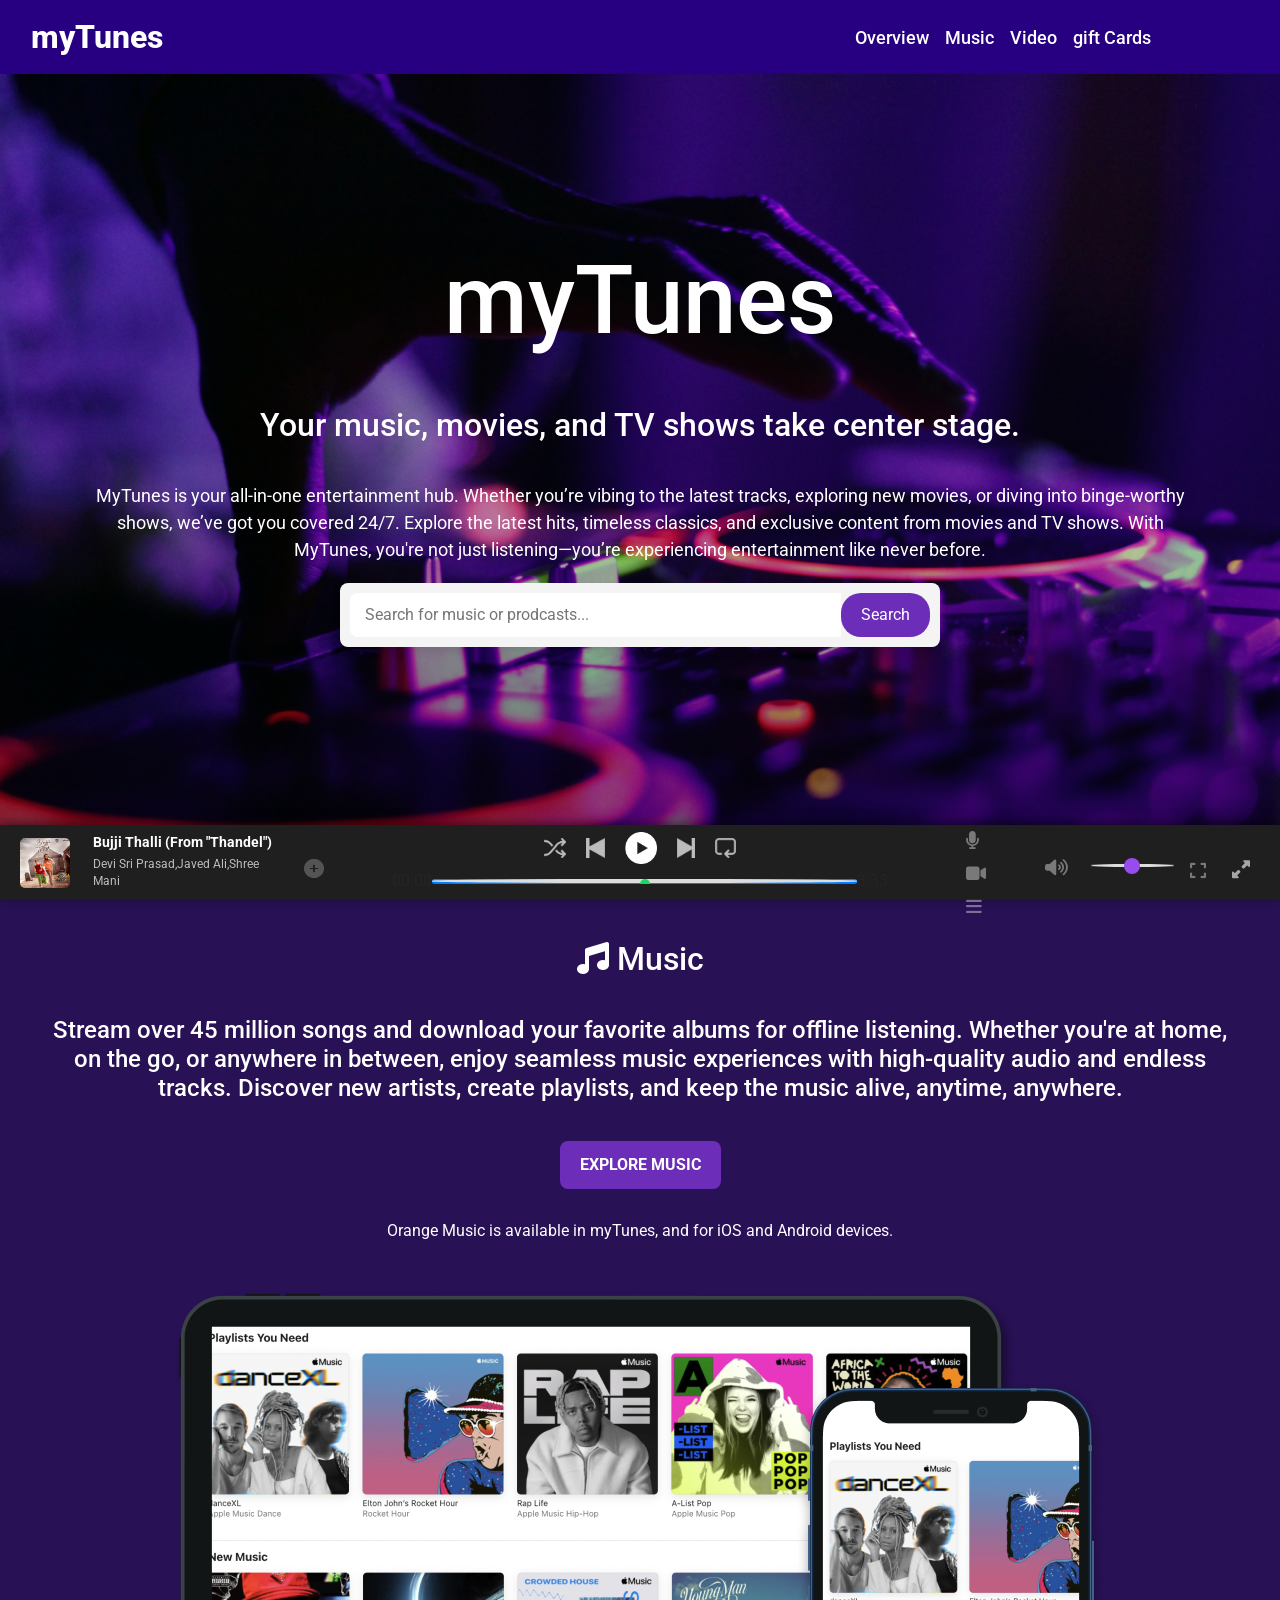
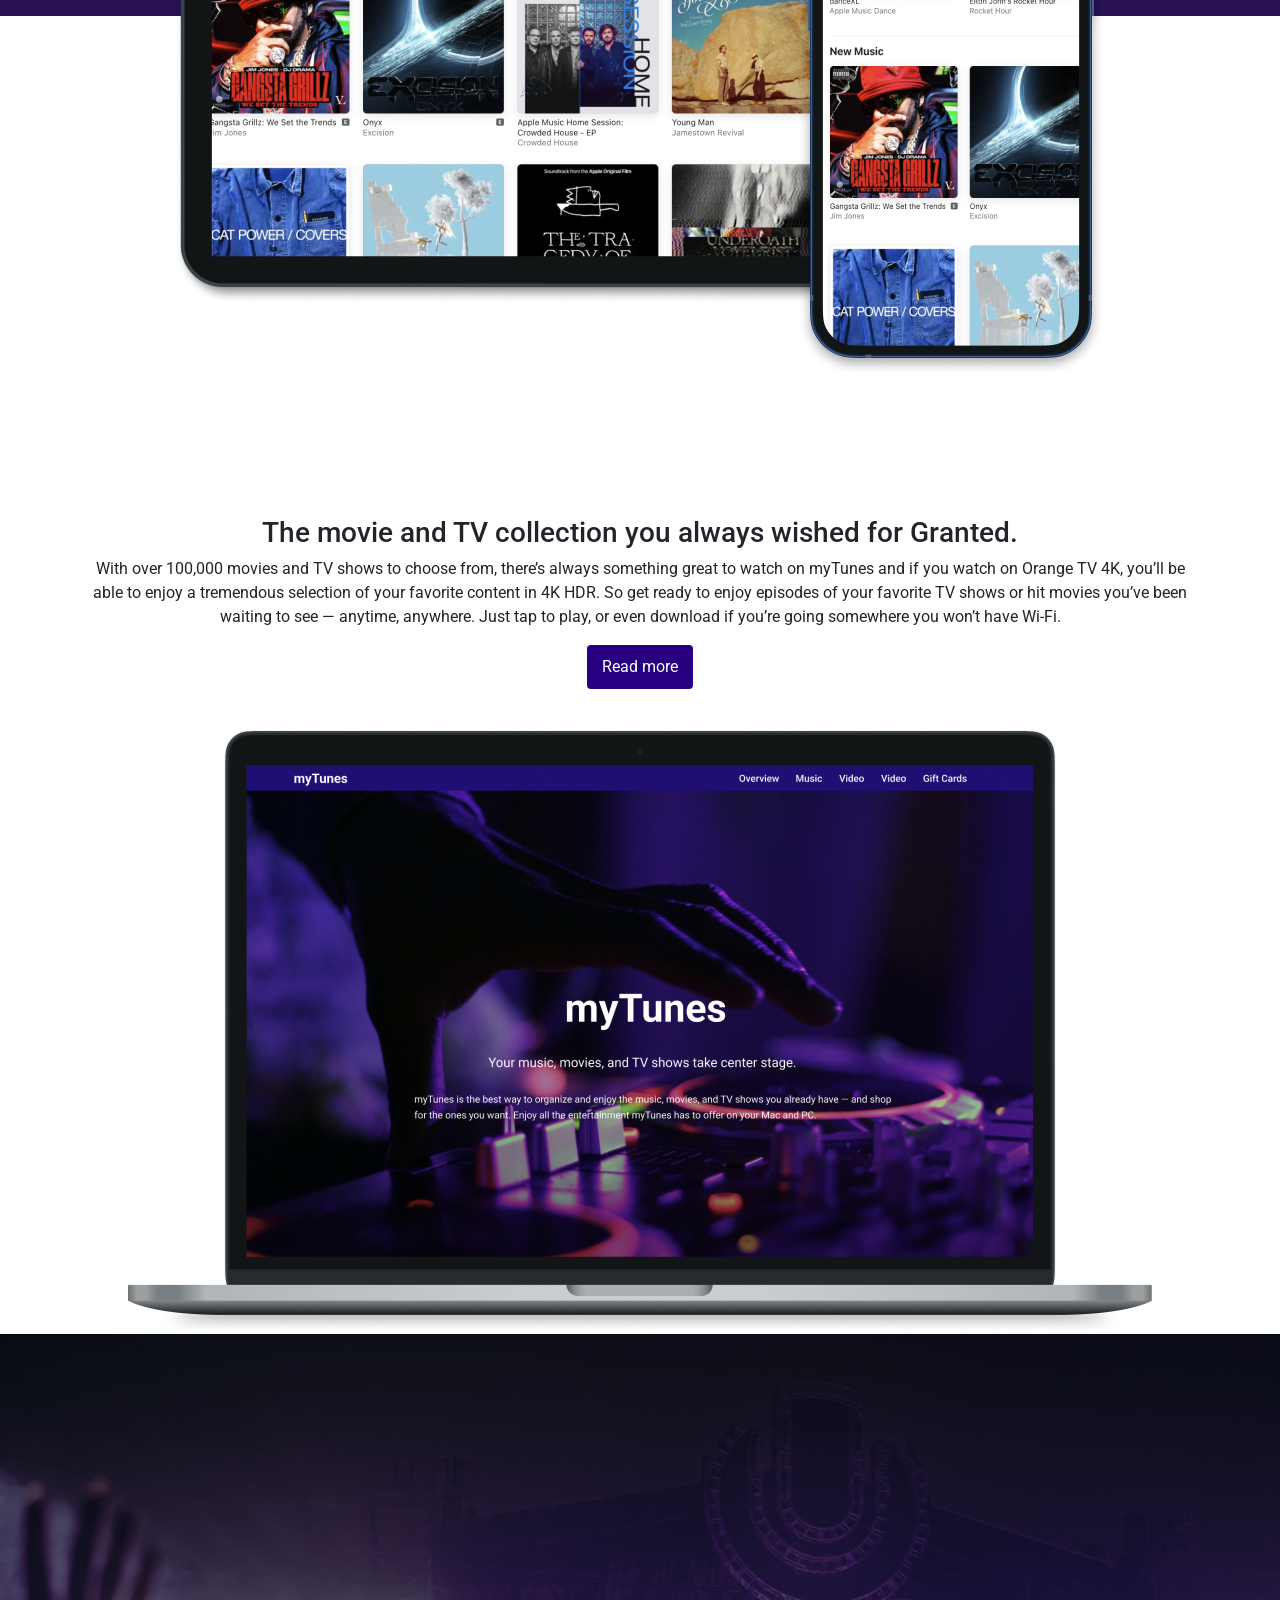
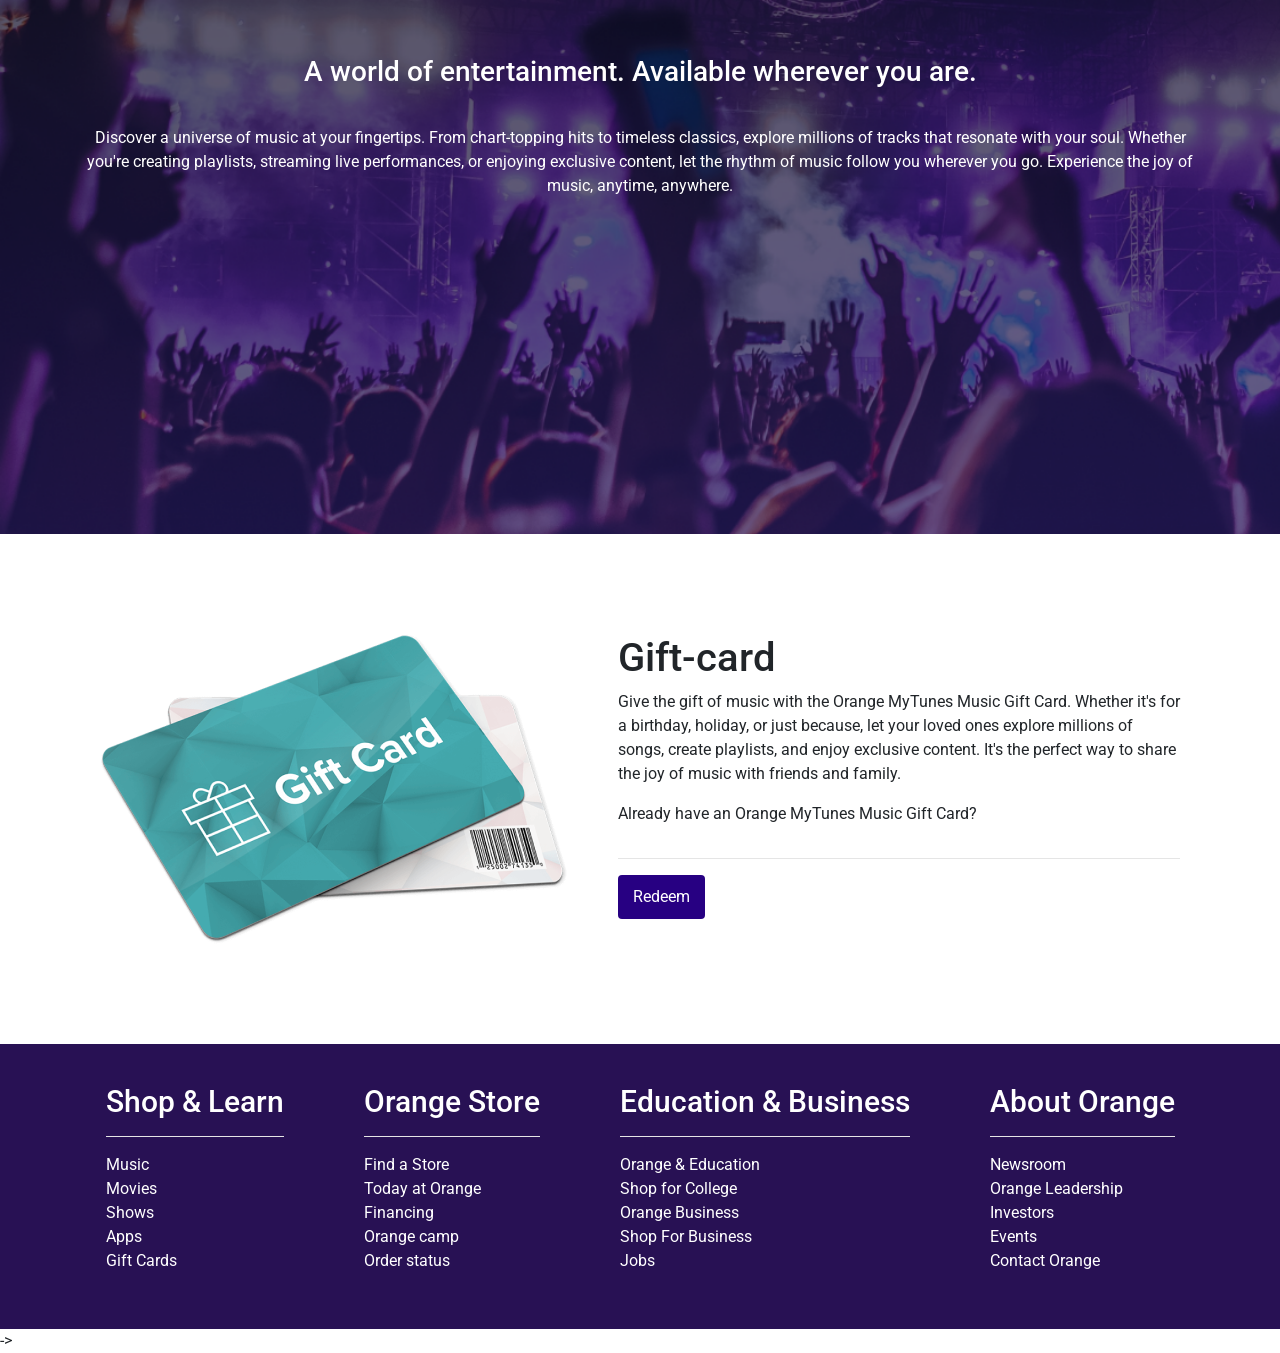
<file: index.html>
<!DOCTYPE html>
<html lang="en">

<head>
    <meta charset="UTF-8">
    <meta name="viewport" content="width=device-width, initial-scale=1.0">
    <title>MYtunes</title>
    <style>
        hr {
            border: none;
            height: 2px;
            background-color: #fff;
        }
    </style>
    <link rel="stylesheet" href="style.css">
    <link href="https://fonts.googleapis.com/css2?family=Roboto:ital,wght@0,100..900;1,100..900&display=swap"
        rel="stylesheet">
    <link rel="stylesheet" href="https://stackpath.bootstrapcdn.com/bootstrap/4.5.2/css/bootstrap.min.css"
        integrity="sha384-JcKb8q3iqJ61gNV9KGb8thSsNjpSL0n8PARn9HuZOnIxN0hoP+VmmDGMN5t9UJ0Z" crossorigin="anonymous" />
    <script src="https://code.jquery.com/jquery-3.5.1.slim.min.js"
        integrity="sha384-DfXdz2htPH0lsSSs5nCTpuj/zy4C+OGpamoFVy38MVBnE+IbbVYUew+OrCXaRkfj"
        crossorigin="anonymous"></script>
    <script src="https://cdn.jsdelivr.net/npm/popper.js@1.16.1/dist/umd/popper.min.js"
        integrity="sha384-9/reFTGAW83EW2RDu2S0VKaIzap3H66lZH81PoYlFhbGU+6BZp6G7niu735Sk7n"
        crossorigin="anonymous"></script>
    <script src="https://stackpath.bootstrapcdn.com/bootstrap/4.5.2/js/bootstrap.min.js"
        integrity="sha384-B4gt1jrGC7Jh4AgTPSdUtOBvfO8shuf57BaghqFfPlYxofvL8/KUEfYiJOMMV+rV"
        crossorigin="anonymous"></script>
    <link rel="stylesheet" href="https://cdnjs.cloudflare.com/ajax/libs/font-awesome/6.7.2/css/all.min.css" />
</head>

<body>
    <nav class="navbar navbar-expand-lg navbar-light fixed-top" id="nav-color">
        <div class="container-fluid">
            <a class="navbar-brand" id="logo" href="#">myTunes</a>
            <button class="navbar-toggler" type="button" data-toggle="collapse" data-target="#navbarNavAltMarkup"
                aria-controls="navbarNavAltMarkup" aria-expanded="false" aria-label="Toggle navigation">
                <span class="navbar-toggler-icon"></span>
            </button>
            <div class="collapse navbar-collapse " id="navbarNavAltMarkup">
                <div class="navbar-nav ml-auto items">
                    <a class="nav-link active" id="navitem1" href="#">Overview <span
                            class="sr-only">(current)</span></a>
                    <a class="nav-link" id="navitem2" href="#music">Music</a>
                    <a class="nav-link" id="navitem3" href="#video">Video</a>
                    <a class="nav-link" id="navitem4" href="#giftcard">gift Cards</a>
                </div>
            </div>
        </div>
    </nav>

    <div class="banner-section-bg-container d-flex flex-column justify-content-center">
        <div class="bg-container ">
            <h1 class="heading1">myTunes</h1>
            <h3 class="heading2">Your music, movies, and TV shows take center stage.</h3>
            <p class="paragraph">MyTunes is your all-in-one entertainment hub. Whether you’re vibing to the latest
                tracks, exploring new movies, or diving into binge-worthy shows, we’ve got you covered 24/7.
                Explore the latest hits, timeless classics, and exclusive content from movies and TV shows. With
                MyTunes, you're not just listening—you’re experiencing entertainment like never before.
            </p>
            <!-- Search Bar Section -->
            <div class="search-bar-container">
                <input type="text" class="search-input" placeholder="Search for music or prodcasts...">
                <button class="search-btn">Search</button>
            </div>
        </div>
    </div>


    <div class="music-section d-flex flex-column justify-content-center" id="music">
        <div class="music-container">
            <h2 class="music-heading">
                <span><i class="fa fa-music"></i></span>
                Music
            </h2>
            <h4 class="music-heading2">
                Stream over 45 million songs and download your favorite albums for offline listening.
                Whether you're at home, on the go, or anywhere in between, enjoy seamless music experiences
                with high-quality audio and endless tracks. Discover new artists, create playlists, and keep
                the music alive, anytime, anywhere.
            </h4>
            <button class="primary-btn" onclick="redirectToPage()"><a href="/Project.html">Explore Music</a></button>
            <p class="music-paragraph">
                Orange Music is available in myTunes, and for iOS and Android
                devices.
            </p>
            <div class="ipad-iphone-img">
                <img src="images/ipad-iphone.png" alt="iphone ipad" />
            </div>
        </div>
    </div>

    <div class="about-music d-flex flex-column justify-content-center">
        <div class="container">
            <h3 class="head">The movie and TV collection you always wished for Granted.</h3>
            <p>
                With over 100,000 movies and TV shows to choose from, there’s always
                something great to watch on myTunes and if you watch on Orange TV 4K,
                you’ll be able to enjoy a tremendous selection of your favorite
                content in 4K HDR. So get ready to enjoy episodes of your favorite TV
                shows or hit movies you’ve been waiting to see — anytime, anywhere.
                Just tap to play, or even download if you’re going somewhere you won’t
                have Wi-Fi.
            </p>
            <button class="secondary-btn">Read more</button>
            <div class="mac-img">
                <img src="images/mac.png" alt="macbook" />
            </div>
        </div>
    </div>

    <section class="video-section d-flex flex-column justify-content-center" id="video">
        <div class="container">
            <h3 class="video-heading">A world of entertainment. Available wherever you are.</h3>
            <p>
                Discover a universe of music at your fingertips. From chart-topping hits to timeless classics,
                explore millions of tracks that resonate with your soul. Whether you're creating playlists,
                streaming live performances, or enjoying exclusive content, let the rhythm of music follow you
                wherever you go. Experience the joy of music, anytime, anywhere.
            </p>
        </div>
    </section>

    <div class="gift-section d-flex flex-row justify-content-center" id="giftcard">
        <div class="gift-card">
            <img src="images/gift_card.png" alt="gift-card">
        </div>
        <div class="gift-content d-flex flex-column ">
            <h1 class="gift-heading">
                Gift-card
            </h1>
            <p class="gift-paragraph"> Give the gift of music with the Orange MyTunes Music Gift Card. Whether it's for
                a birthday, holiday, or just because,
                let your loved ones explore millions of songs, create playlists, and enjoy exclusive content. It's the
                perfect way to
                share the joy of music with friends and family.
            </p>
            <p class="gift-paragraph">Already have an Orange MyTunes Music Gift Card?</p>
            <hr />
            <div>
                <button class="secondary-btn">Redeem</button>
            </div>
        </div>
    </div>

    <div class="footer-section">
        <div class="footer-top d-flex flex-row justify-content-center">
            <div class="footer-links-1 ">
                <h1 class="footer-heading">Shop & Learn</h1>
                <hr />
                <ul class="list">
                    <li>Music</li>
                    <li>Movies</li>
                    <li>Shows</li>
                    <li>Apps</li>
                    <li>Gift Cards</li>
                </ul>
            </div>
            <div class="footer-links-1">
                <h1 class="footer-heading">Orange Store</h1>
                <hr />
                <ul class="list">
                    <li>Find a Store</li>
                    <li>Today at Orange</li>
                    <li>Financing</li>
                    <li>Orange camp</li>
                    <li>Order status</li>
                </ul>
            </div>
            <div class="footer-links-1">
                <h1 class="footer-heading">Education & Business</h1>
                <hr />
                <ul class="list">
                    <li>Orange & Education</li>
                    <li>Shop for College</li>
                    <li>Orange Business</li>
                    <li>Shop For Business </li>
                    <li>Jobs</li>
                </ul>
            </div>
            <div class="footer-links-1">
                <h1 class="footer-heading">About Orange</h1>
                <hr />
                <ul class="list">
                    <li>Newsroom</li>
                    <li>Orange Leadership</li>
                    <li>Investors</li>
                    <li>Events</li>
                    <li>Contact Orange</li>
                </ul>
            </div>
        </div>
    </div>

    ->
    <div class="music-player">
        <div class="album">
            <div class="album-control">
                <div class="album-control-ic">
                    <img src="./images2/bujji.jpg" class="album-control-icon">
                </div>
                <div class="album-control-para">
                    <h5 class="album-control-para1">Bujji Thalli (From "Thandel")</h5>
                    <p class="album-control-para2">Devi Sri Prasad,Javed Ali,Shree Mani</p>
                </div>
                <div class="plus">
                    <i class="fa-solid fa-circle-plus"></i>
                </div>
            </div>
        </div>
        <div class="player">
            <div class="player-controls">
                <img src="./images2/player_icon1.png" class="player-control-icon">
                <img src="./images2/player_icon2.png" class="player-control-icon">
                <img src="./images2/player_icon3.png" class="player-control-icon" style="opacity: 1; height: 2rem;">
                <img src="./images2/player_icon4.png" class="player-control-icon">
                <img src="./images2/player_icon5.png" class="player-control-icon">
            </div>
            <div class="playback-bar">
                <span class="curr-time">00:00</span>
                <input class="progress-bar" type="range" min="0" max="100" step="1">
                <span class="tot-time">3:33</span>
            </div>
        </div>
        <div class="control">
            <div class="control-part">
                <div class="control-icon">

                    <i class="fa fa-microphone" class="con"></i>
                    <i class="fa fa-video" class="con"></i>
                    <i class="fa-solid fa-bars" class="con"></i>

                </div>

                <i class="fa-solid fa-volume-high" class="con"></i>
                <div class="vol-bar">
                    <input class="volume-bar" type="range" min="0" max="100">
                    <i class="fa-solid fa-expand"></i>
                </div>

                <i class="fa-solid fa-up-right-and-down-left-from-center" id="expand"></i>
            </div>
        </div>
    </div>
    </div>
    <script>
        function redirectToPage() {
            window.location.href = "\musicredirect\Project.html"
        }
    </script>
</body>

</html>
</file>
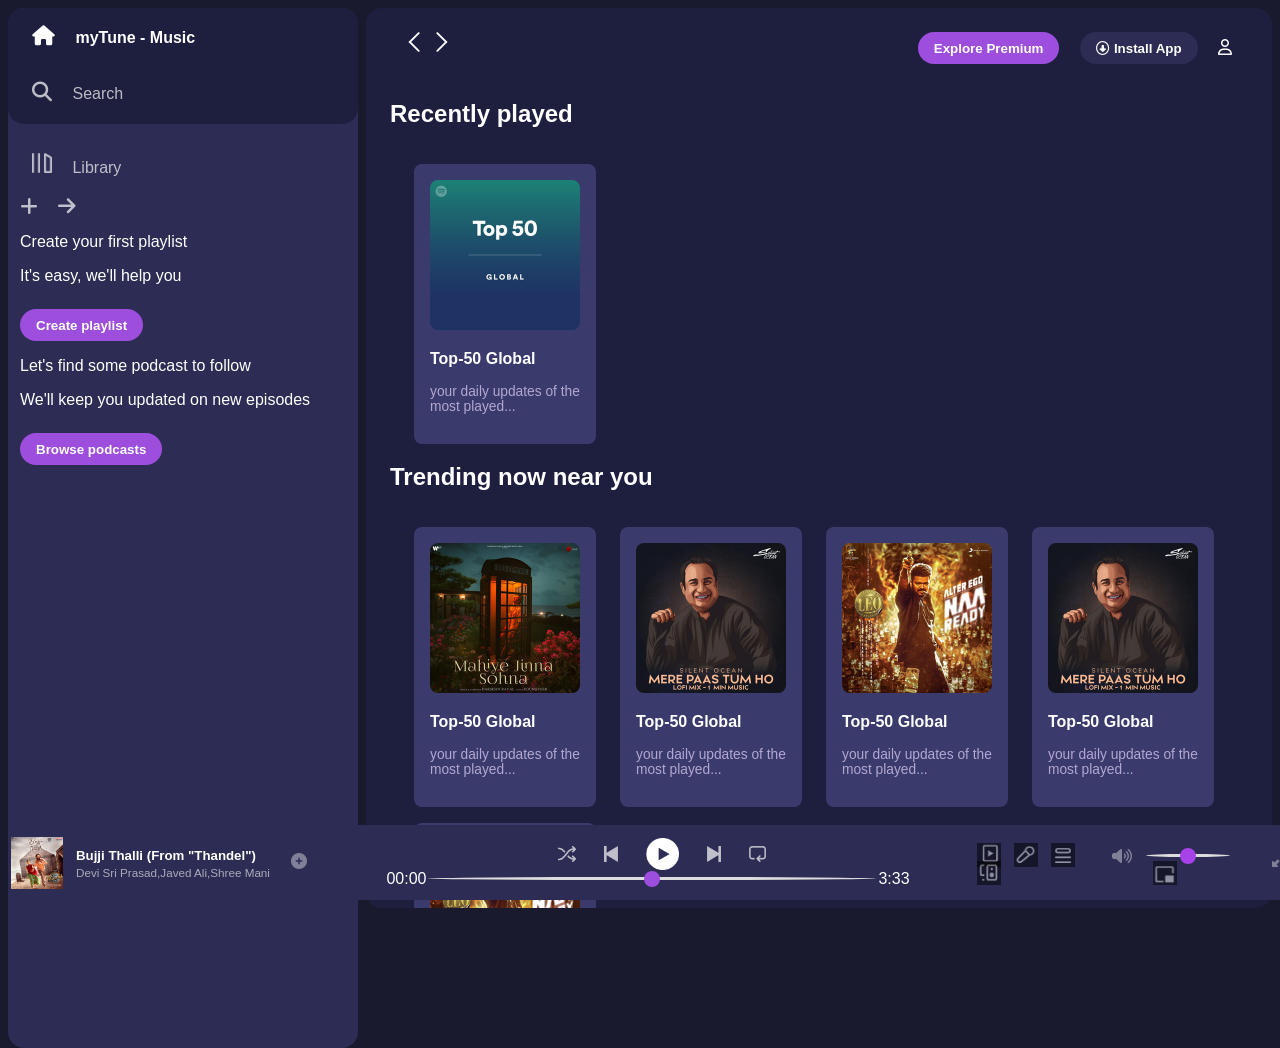
<file: Project.html>
<!DOCTYPE html>
<html lang="en">
<head>
    <meta charset="UTF-8">
    <meta name="viewport" content="width=device-width, initial-scale=1.0">
    <link rel="stylesheet" href="https://cdnjs.cloudflare.com/ajax/libs/font-awesome/6.7.2/css/all.min.css" integrity="sha512-Evv84Mr4kqVGRNSgIGL/F/aIDqQb7xQ2vcrdIwxfjThSH8CSR7PBEakCr51Ck+w+/U6swU2Im1vVX0SVk9ABhg==" crossorigin="anonymous" referrerpolicy="no-referrer" />
    
    <title>MYtunes-music player</title>
    <link rel="stylesheet" href="Project.css">
    <link rel="preconnect" href="https://fonts.googleapis.com">
<link rel="preconnect" href="https://fonts.gstatic.com" crossorigin>
<link href="https://fonts.googleapis.com/css2?family=Montserrat+Alternates:wght@300;400;500;600;700&family=Poppins&display=swap" rel="stylesheet">
</head>
<body>
   
    <div class="main">
        <div class="sidebar">
            <div class="nav">
                <div class="nav-option" style="opacity: 1;">
                    <i class="fa-solid fa-house"></i>
                    <a href="#" class="mytune">myTune - Music</a>
                </div>
                <div class="nav-option">
                    <i class="fa-solid fa-magnifying-glass"></i>
                    <a href="#">Search</a>
                </div>
            </div>

            <div class="library">
                <div class="options">
                    <div class="lib-option nav-option">
                    <img src="./Project/library_icon.png">
                        <a href="#">Library</a>
                    </div>
                    <div class="icons">
                        <i class="fa-solid fa-plus"></i>
                        <i class="fa-solid fa-arrow-right"></i>
                    </div>
                </div>

                <div class="lib-box">
                    <div class="box">
                        <p class="box-p1"> Create your first playlist</p>
                        <p class="box-p2">It's easy, we'll help you</p>
                        <button class="badge">Create playlist</button>
                    </div>
                    <div class="box">
                        <p class="box-p1">Let's find some podcast to follow</p>
                        <p class="box-p2">We'll keep you updated on new episodes</p>
                        <button class="badge">Browse podcasts</button>
                    </div>
                </div>                
            </div>
        </div>
        <div class="main-content">
            <div class="sticky-nav">
                <div class="sticky-nav-icons">
                    <img src="./Project/backward_icon.png">
                    <img src="./Project/forward_icon.png" class="hide">
                </div>
                <div class="sticky-nav-positions">
                    <button class="badge nav-item hide">Explore Premium</button>
                    <button class="badge nav-item dark-badge"><i class="fa-regular fa-circle-down" style="margin-right: 5px;"></i>Install App</button>
                    <i class="fa-regular fa-user nav-item"></i>
                </div>                
            </div>
           <h2>Recently played</h2>
            <div class="card-container">
                <div class="card">
                    <img src="./Project/card1img.jpeg " class="card-img">
                    <p class="card-title">Top-50 Global</p>
                    <p class="card-info">your daily updates of the most played...</p>
                </div>
            </div>

            <h2>Trending now near you</h2>
            <div class="card-container">
                <div class="card">
                    <img src="./Project/card2img.jpeg " class="card-img">
                    <p class="card-title">Top-50 Global</p>
                    <p class="card-info">your daily updates of the most played...</p>
                </div>                    
                <div class="card">
                    <img src="./Project/card3img.jpeg " class="card-img">
                    <p class="card-title">Top-50 Global</p>
                    <p class="card-info">your daily updates of the most played...</p>
                </div>
                <div class="card">
                    <img src="./Project/card4img.jpeg " class="card-img">
                    <p class="card-title">Top-50 Global</p>
                    <p class="card-info">your daily updates of the most played...</p>
                </div>
                <div class="card">
                    <img src="./Project/card3img.jpeg " class="card-img">
                    <p class="card-title">Top-50 Global</p>
                    <p class="card-info">your daily updates of the most played...</p>
                </div><div class="card">
                    <img src="./Project/card4img.jpeg " class="card-img">
                    <p class="card-title">Top-50 Global</p>
                    <p class="card-info">your daily updates of the most played...</p>
                </div>
            </div>  
            
            <h2>Featured charts</h2>
            <div class="card-container">
                <div class="card">
                    <img src="./Project/card5img.jpeg " class="card-img">
                    <p class="card-title">Top-50 Global</p>
                    <p class="card-info">your daily updates of the most played...</p>
                </div>
                <div class="card">
                    <img src="./Project/card6img.jpeg " class="card-img">
                    <p class="card-title">Top songs-India</p>
                    <p class="card-info">your daily updates of the most played...</p>
                </div><div class="card">
                    <img src="./Project/card1img.jpeg " class="card-img">
                    <p class="card-title">Top-50 Global</p>
                    <p class="card-info">your daily updates of the most played...</p>
                </div>
            </div>
            
            <div class="footer">
                <div class="line"></div>
            </div>
           
           
           
        </div>
        <div class="music-player">
            <div class="album">
                <div class="album-control">
                    <div class="album-control-ic">
                        <img src="./Project/bujji.jpg" class="album-control-icon" >
                    </div>
                    <div class="album-control-para">
                        <h5 class="album-control-para1">Bujji Thalli (From "Thandel")</h5>
                        <p class="album-control-para2">Devi Sri Prasad,Javed Ali,Shree Mani</p>
                    </div>
                    <div class="plus">
                        <i class="fa-solid fa-circle-plus"></i>
                    </div>
                </div>
            </div>
            <div class="player">
                <div class="player-controls">
                    <img src="./Project/player_icon1.png" class="player-control-icon">
                    <img src="./Project/player_icon2.png" class="player-control-icon">
                    <img src="./Project/player_icon3.png" class="player-control-icon" style="opacity: 1; height: 2rem;">
                    <img src="./Project/player_icon4.png" class="player-control-icon">
                    <img src="./Project/player_icon5.png" class="player-control-icon">
                </div>
                <div class="playback-bar">
                    <span class="curr-time">00:00</span>
                    <input class="progress-bar" type="range" min="0" max="100" step="1">
                    <span class="tot-time">3:33</span>
                </div>
            </div>
            <div class="control">
                <div class="control-part">
                    <div class="control-icon">
                        <img src="./Project/control1.png" class="con">
                        <img src="./Project/control2.png" class="con">
                        <img src="./Project/control3.png" class="con">
                        <img src="./Project/control4.png"class="con">
                    </div>
                  
                    <i class="fa-solid fa-volume-high"></i>
                    <div class="vol-bar">
                        <input class="volume-bar" type="range" min="0" max="100">
                        <img src="./Project/control5.png" class="con" id="screen">
                    </div>
                    
                    <i class="fa-solid fa-up-right-and-down-left-from-center" id="expand"></i>
                </div>
            </div>
        </div>
    </div>
    
</body>
</html>
</file>
<file: style.css>
*{
    padding:0%;
    margin: 0%;
    box-sizing: border-box;
}

html,body{
    height: 100%;
    width: 100%;
    scroll-behavior: smooth;
}

/* General Styles */
body {
    font-family: 'Roboto', sans-serif;
}

#logo{
    font-size: 32px;
    font-weight: 800;
    color: #fff;
    font-family: "Roboto", sans-serif;
}

.items{
    padding-right: 90px;
    font-size:20px;
}

#navitem1{
    color:#fff;
   font-family: "Roboto", sans-serif;
}

#navitem2{
    color:#fff;
    font-family: "Roboto", sans-serif;
}

#navitem3{
    color:#fff;
    font-family: "Roboto", sans-serif;
}

#navitem4{
    color:#fff;
    font-family:"Roboto", sans-serif;
}

#nav-color{
    background-color: #270082;
}

.banner-section-bg-container{
    background-image: url(images/hero_image.png);
    height:100vh;
    background-size: cover;
    color: #fff;
    font-family:"Roboto", sans-serif;
    text-align: center;
    padding: 90px;
}

.heading1{
    padding: 10px;
    font-size: 96px;
    font-family:"Roboto", sans-serif;
} 
 
.heading2{
    padding: 30px;
    font-size: 32px;
    font-family:"Roboto", sans-serif;
}

.paragraph{
    font-size: 18px;
    font-family:"Roboto", sans-serif;
}

.music-section{
    text-align: center;
    padding-top: 50px;
    background-color:#281154;
    color:#fff;
    padding: 40px;
    scroll-margin: 50px;
}
.music-player{
    background-color: #974cec;
}

.music-heading{
    padding-bottom: 30px;
    font-family:"Roboto", sans-serif;
}


.music-heading2{
    padding-bottom: 30px;
    font-family:"Roboto", sans-serif;
}


.music-paragraph{
    padding: 30px;
    font-family:"Roboto", sans-serif;
}

.ipad-iphone-img {
    margin-top: -400px;
    position: relative;
    top: 400px;
  }

  /* button {
    padding: 10px 15px;
    border: none;
    transition: 0.2s ease-in-out;
    background-color: #dc0000 ;
    color: white;
    opacity: 0.8;
  } */

  .primary-btn{
    padding: 12px 20px;
    border: none;
    background-color: #6c2db8; /* Purple background */
    color: white;
    font-size: 16px;
    font-weight: bold;
    border-radius: 8px;
    cursor: pointer;
    text-transform: uppercase;
    transition: background-color 0.3s ease-in-out, transform 0.3s ease-in-out;
    display: inline-block;
    text-align: center;
   
  }

  .primary-btn:hover {
    background-color: #270232; /* Darker purple on hover */
    transform: scale(1.05); /* Slightly enlarges the button */
    box-shadow: 0 4px 10px rgba(108, 45, 184, 0.5); /* Adds a purple shadow */
  }

  .primary-btn a {
    text-decoration: none;
    color: white; /* Ensures the link text is white */
    display: inline-block;
    width: 100%;
    height: 100%;
  }

  .secondary-btn:hover{
    transition: 0.2sec ease-in-out;
    transform: scale(1.04);
    opacity: 0.8;
  }

  .secondary-btn{
    padding: 10px 15px;
    border: none;
    background-color: #270082;
    color: white;
    border-width: 0;
    transition: 0.2sec ease-in-out;
    padding: 10px 15px;
    border-radius: 4px;
    cursor: pointer;
  }


.about-music{
    padding-top: 500px;
    text-align: center;
}

.mac-img{
    margin-top: 40px;
}

.video-section {
    background-image: url(images/video.png);
    min-height:800px;
    color: white;
    text-align: center; 
    background-size: cover;
    scroll-margin:50px;
}

.video-heading{
    padding-bottom: 30px;
}

.gift-section{
  margin:100px;
  scroll-margin: 120px;
}

.gift-heading{
    font-family:"Roboto", sans-serif;
}

.gift-paragraph{
    font-family:"Roboto", sans-serif;
}
.gift-content{
   padding-left:50px; 
   font-family:"Roboto", sans-serif;
}

.footer-links-1{
   margin:40px;
}

.footer-section{
    background-color: #281154;
    color:#fff;
}

.footer-heading{
    font-family:"Roboto", sans-serif;
    font-size: 30px;
}

.footer-lower{
    background-color:#270082 ;
    padding: 10px;
    color: white;
}

.list{
    list-style-type: none;
    font-family:"Roboto", sans-serif;
}

.footer-heading{
    font-family:"Roboto", sans-serif;
}


.music-player{
    background-color: #1f1f1f;
    position: fixed;
    bottom: 0;
    width: 100%;
    height: 75px;
    display: flex;
    justify-content: space-between;
    align-items: center;
    padding: 0 20px;
    box-shadow: 0 -2px 10px rgba(0, 0, 0, 0.5);
    z-index: 1000;
}

a{
    text-decoration: none;
    color: #fff;
}

.nav{
    background-color: #121212;
    border-radius: 1rem;
    display: flex;
    flex-direction: column;
    justify-content: center;
    height: 100px;
    padding: 0.5rem 0.75rem;
}

.nav-option{
    line-height: 2.5rem;
    opacity: 0.7;
    padding: 0.5rem 0.75rem;
}

.nav-option:hover{
    opacity: 1;
}

.nav-option i{
    font-size: 1.25rem;
}

.nav-option a{
    font-size: 1 rem;
    margin-left: 1rem;
}

.library{
    background-color: #121212;
    border-radius: 1rem;
    height: 100%;
    margin-top: 0.5 rem;
    padding: 0.5rem 0.75rem;
}

.options{
    display: flex;
    justify-content: space-between;
    align-items: center;
}

.lib-option img{
    height: 1.25rem;
    width: 1.25rem;
}

.icons{
    font-size: 1.25rem;
    display: flex;
}

.icons i{
    opacity: 0.7;
    margin-right: 1rem;
}

.icons i:hover{
    opacity: 1;
}

.box{
    background-color: #232323;
    height: 8rem;
    border-radius: 0.75rem;
    margin: 0.75rem 0 1.75rem 0;
    padding: 0.75rem 1rem;
}

.box-p1{
    font-size: 1rem;
    font-weight: 500;
}

.box-p2{
    font-size: 0.85rem;
    opacity: 0.9;
}

.badge{
    background-color: #fff;
    border: none;
    border-radius: 100px;
    padding: 0.25rem 1rem;
    font-weight: 700;
    height: 2rem;
    margin-top: 0.5rem;
    width: fit-content;
}

.dark-badge{
    background-color: #000;
    color: white;
}

.sticky-nav{
    position: sticky;
    top: 0;
    background-color: #121212;
    display: flex;
    justify-content: space-between;
    align-items: center;
    padding: 1rem 0 1rem 0;
    z-index: 10;
}

.sticky-nav-icons {
    margin-left: 0.75rem;
}

.sticky-nav-options{
    display: flex;
    justify-content: center;
    align-items: center;
}

.nav-item{
    margin-right: 1rem;
}

@media (max-width: 1000px){
    .hide{
        display: none;
    }
}

.card{
    background-color: #232323;
    border-radius: 0.5rem;
    padding: 1rem;
    width: 150px;
    margin-left: 1.5rem;
    margin-top: 1rem;
}

.card-container{
display: flex;
flex-wrap: wrap;
}

.card-img{
    width: 100%;
    border-radius: 0.5rem;
}

.card-title{
    font-weight: 800;
}

.card-info{
    font-size: 0.86rem;
    opacity: 0.8;
}

.footer{
    height: 300px;
    justify-content: center;
    display: flex;
    align-items: center;
}

.line{
    width: 90%;
    height: 50%;
    border-top: 1px solid white;
    opacity: 0.4;
}

.music-player{
    display: flex;
    justify-content: space-between;
    align-items: center;
}

.album{
    display: flex;
    align-items: center;
    width: 25%;
}

.player{
    width: 50%;
    display: flex;
    flex-direction: column;
    align-items: center;
}

.control{
    width: 25%;
    display: flex;
    justify-content: flex-end;
    align-items: center;
}

.player-controls{
    display: flex;
    justify-content: center;
    align-items: center;
    margin-bottom: 5px;
}

.player-control-icon{
    height: 20px;
    margin: 0 10px;
    opacity: 0.7;
    cursor: pointer;
    transition: opacity 0.3s ease-in-out, transform 0.3s ease-in-out;
}

.player-control-icon:hover{
    opacity: 1;
    transform: scale(1.2);
}

.playback-bar{
    display: flex;
    align-items: center;
    width: 80%;
}

.progress-bar{
    flex: 1;
    appearance: none;
    background-color: #444;
    height: 5px;
    border-radius: 5px;
    cursor: pointer;
}

.progress-bar::-webkit-slider-runnable-track{
    background-color: #ddd;
    border-radius: 100%;
    height: 0.2rem;
}

.progress-bar::-webkit-slider-thumb{
    appearance: none;
    width: 10px;
    height: 10px;
    background-color: #1bd760;
    border-radius: 50%;
    cursor: pointer;
}

.album-control{
    display: flex;
    align-items: center;
}

.album-control-icon{
    height: 50px;
    width: 50px;
    border-radius: 5px;
    margin-right: 10px;
    transition: transform 0.3s ease-in-out;
}

.album-control-icon:hover{
    transform: scale(1.1);
}

.album-control-para2{
    font-size: 12px;
    opacity: 0.7;
    margin-top: 0.2rem;
    font-size: 0.73rem;
    color: white;
}

.album-control-para1{
    font-size: 14px;
    font-weight: bold;
    margin-bottom: 5px;
    margin-top: 1rem;
    color: white;
}

.album-control-para{
    margin-left: 0.8rem;
    color: white;
}

.plus{
    font-size: 20px;
    color: white;
    opacity: 0.6;
    cursor: pointer;
    transition: opacity 0.3s ease-in-out, transform 0.3s ease-in-out;
    height: 3rem;
    width: 3rem;
}

.plus i{
    align-content: center;
    justify-content: center;
    margin-left: 1.3rem;
    margin-top: 1.3rem;
    color: white;
    opacity: 0.4;
}

.plus i:hover{
    opacity: 1;
    transform: scale(1.2);
}

.control-part{
    display: flex;
    align-items: center;
}

.con{
    margin-top: -11px;
    margin-bottom: 0;
    margin-left: 0.55rem;
    height: 1.5rem;
    width: 1.5rem;
    color: white;
    opacity: 0.5;
}

.vol-bar{
    display: flex;
    align-items: center;
    margin-left: 10px;
    width: 7.9rem;
    margin-left: 0.8rem;
    margin-top: 0.4rem;
}

.volume-bar{
    width: 100px;
    appearance: none;
    background-color: #444;
    height: 5px;
    border-radius: 5px;
    cursor: pointer;
    width: 5.2rem;
    margin-right: 0;
    height: 0.2rem;
}

.volume-bar::-webkit-slider-runnable-track{
    background-color: #ddd;
    border-radius: 100%;
    height: 0.2rem;
}

.volume-bar::-webkit-slider-thumb{
    appearance: none;
    width: 10px;
    height: 10px;
    background-color: #974cec;
    border-radius: 50%;
    cursor: pointer;
    width: 1rem;
    height: 1rem;
    margin-top: -6px;
}

.control-icon{
    margin-top: 1rem;
}

.control-part i{
    font-size: 18px;
    color: white;
    opacity: 0.6;
    margin: 0 10px;
    cursor: pointer;
    transition: opacity 0.3s ease-in-out, transform 0.3s ease-in-out;
    margin-left: 1rem;
    margin-top: 0.7rem;
    opacity: 0.4;
    color:white;
}

.control-part i:hover{
    opacity: 1;
    transform: scale(1.2);
}

.con:hover{
    opacity: 1;
}

#screen{
   margin-bottom: -0.65rem;
}

#expand{
    font-size: 18px;
    color: white;
    opacity: 0.6;
    cursor: pointer;
    transition: opacity 0.3s ease-in-out, transform 0.3s ease-in-out;
    margin-top: 0.9rem;
    color: white;
}

#expand:hover{
    opacity: 1;
    transform: scale(1.2);
}

.nav-icon1{
    margin: 10px;
}

/* Navbar Hover Effects */
.navbar-nav .nav-link {
    color: white; /* Default color */
    font-size: 18px;
    font-weight: 500;
    transition: color 0.3s ease-in-out, transform 0.3s ease-in-out;
}

.navbar-nav .nav-link:hover {
    color: #1bd760; /* Changes color to green on hover */
    transform: scale(1.1); /* Slightly enlarges the text */
    text-shadow: 0 2px 5px rgba(0, 0, 0, 0.3); /* Adds a subtle shadow */
}

/* Button Hover Effects */
.primary-btn,
.secondary-btn {
    transition: transform 0.3s ease-in-out, opacity 0.3s ease-in-out;
}

.primary-btn:hover,
.secondary-btn:hover {
    transform: scale(1.1);
    opacity: 0.8;
}

/* Footer Links Hover Effects */
.footer-links-1 ul li {
    cursor: pointer;
    transition: color 0.3s ease-in-out;
}

.footer-links-1 ul li:hover {
    color: #1bd760;
}

/* Image Hover Effects */
img {
    transition: transform 0.3s ease-in-out;
}

img:hover {
    transform: scale(1.05);
}

/* Search Bar Styles */
.search-bar-container {
    display: flex;
    justify-content: center;
    align-items: center;
    margin: 20px auto;
    padding: 10px;
    max-width: 600px;
    background-color: #f4f4f4;
    border-radius: 8px;
    box-shadow: 0 4px 8px rgba(0, 0, 0, 0.1);
}

.search-input {
    flex: 1;
    padding: 10px 15px;
    font-size: 1rem;
    border: none;
    border-radius: 8px 0 0 8px;
    outline: none;
}

.search-btn {
    padding: 10px 20px;
    font-size: 1rem;
    background-color: #6c2db8;
    color: white;
    border: none;
    border-radius: 20px;
    cursor: pointer;
    transition: background-color 0.3s ease-in-out, transform 0.3s ease-in-out;
}

.search-btn:hover {
    background-color: #270232;
    transform: scale(1.05);
}
</file>
<file: Project.css>
/* General Styles */
body {
    font-family: 'Montserrat', sans-serif;
    margin: 0;
    background-color: #1a1a2e; 
    color: #fff;
    overflow: hidden;
}

a {
    text-decoration: none;
    color: #fff;
    transition: color 0.3s ease-in-out;
}

a:hover {
    color: #9d4edd;
}

/* Main Layout */
.main {
    display: flex;
    height: 100vh;
    padding: 0.5rem;
}

.sidebar {
    background-color: #2c2c54;
    width: 350px;
    border-radius: 1rem;
    margin-right: 0.5rem;
}

.main-content {
    background-color: #1e1e3f;
    flex: 1;
    border-radius: 1rem;
    overflow: auto;
    padding: 0 1.5rem 0 1.5rem;
}

/* Navbar */
.nav {
    background-color: #1e1e3f;
    border-radius: 1rem;
    display: flex;
    flex-direction: column;
    justify-content: center;
    height: 100px;
    padding: 0.5rem 0.75rem;
}

.nav-option {
    line-height: 2.5rem;
    opacity: 0.7;
    padding: 0.5rem 0.75rem;
    transition: opacity 0.3s ease-in-out, color 0.3s ease-in-out;
}

.nav-option:hover {
    opacity: 1;
    color: #9d4edd;
}

.mytune{
    font-size: 100px;
    font-weight: 600;
}
.nav-option i {
    font-size: 1.25rem;
    color: #fff;
}

.nav-option a {
    font-size: 1rem;
    margin-left: 1rem;
}

/* Library Section */
.library {
    background-color: #2c2c54;
    border-radius: 1rem;
    height: 100%;
    margin-top: 0.5rem;
    padding: 0.5rem 0.75rem;
}

.lib-option img {
    height: 1.25rem;
    width: 1.25rem;
}

.icons i {
    font-size: 1.25rem;
    opacity: 0.7;
    margin-right: 1rem;
    transition: opacity 0.3s ease-in-out, color 0.3s ease-in-out;
}

.icons i:hover {
    opacity: 1;
    color: #9d4edd;
}

/* Buttons */
.badge {
    background-color: #9d4edd;
    border: none;
    border-radius: 100px;
    padding: 0.25rem 1rem;
    font-weight: 700;
    height: 2rem;
    margin-top: 0.5rem;
    width: fit-content;
    color: white;
    cursor: pointer;
    transition: background-color 0.3s ease-in-out, transform 0.3s ease-in-out;
}

.badge:hover {
    background-color: #6a1b9a;
    transform: scale(1.05);
}

.dark-badge {
    background-color: #2c2c54;
    color: white;
}

.sticky-nav {
    position: sticky;
    top: 0;
    background-color: #1e1e3f;
    display: flex;
    justify-content: space-between;
    align-items: center;
    padding: 1rem 0 1rem 0;
    z-index: 10;
}

.sticky-nav-icons {
    margin-left: 0.75rem;
}

.sticky-nav-options {
    display: flex;
    justify-content: center;
    align-items: center;
}

.nav-item {
    margin-right: 1rem;
}

@media (max-width: 1000px) {
    .hide {
        display: none;
    }
}

.card {
    background-color: #3a3a6d;
    border-radius: 0.5rem;
    padding: 1rem;
    width: 150px;
    margin-left: 1.5rem;
    margin-top: 1rem;
    transition: transform 0.3s ease-in-out, box-shadow 0.3s ease-in-out;
}

.card:hover {
    transform: scale(1.05);
    box-shadow: 0 4px 10px rgba(157, 78, 221, 0.5);
}

.card-container {
    display: flex;
    flex-wrap: wrap;
}

.card-img {
    width: 100%;
    border-radius: 0.5rem;
}

.card-title {
    font-weight: 800;
    color: #fff;
}

.card-info {
    font-size: 0.86rem;
    opacity: 0.8;
    color: #d1c4e9;
}

.footer {
    height: 300px;
    justify-content: center;
    display: flex;
    align-items: center;
    background-color: #1e1e3f;
}

.line {
    width: 90%;
    height: 50%;
    border-top: 1px solid white;
    opacity: 0.4;
}

.music-player {
    background-color: #2c2c54;
    position: fixed;
    bottom: 0;
    width: 100%;
    height: 75px;
    display: flex;
    justify-content: space-between;
    align-items: center;
}

.album {
    width: 25%;
}

.player {
    width: 50%;
}

.control {
    width: 25%;
}

.player-controls {
    display: flex;
    justify-content: center;
    align-items: center;
}

.player-controls img {
    height: 1rem;
    margin-left: 1.75rem;
    opacity: 0.7;
    transition: opacity 0.3s ease-in-out;
}

.player-controls img:hover {
    opacity: 1;
}

.playback-bar {
    justify-content: center;
    display: flex;
    align-items: center;
}

.progress-bar {
    width: 70%;
    appearance: none;
    background-color: transparent;
    cursor: pointer;
}

.progress-bar::-webkit-slider-runnable-track {
    background-color: #ddd;
    border-radius: 100%;
    height: 0.2rem;
}

.progress-bar::-webkit-slider-thumb {
    appearance: none;
    width: 1rem;
    height: 1rem;
    background-color: #9d4edd;
    border-radius: 50%;
    margin-top: -6px;
}

.album-control {
    display: flex;
}

.album-control-icon {
    height: 3.25rem;
    margin-left: 0.2rem;
    margin-top: 0.3rem;
}

.album-control-para2 {
    opacity: 0.6;
    margin-top: 0.2rem;
    font-size: 0.73rem;
}

.album-control-para1 {
    margin-bottom: 0;
    margin-top: 1rem;
}

.album-control-para {
    margin-left: 0.8rem;
}

.plus {
    height: 3rem;
    width: 3rem;
    color: white;
}

.plus i {
    align-content: center;
    justify-content: center;
    margin-left: 1.3rem;
    margin-top: 1.3rem;
    color: white;
    opacity: 0.4;
}

.plus i:hover {
    opacity: 1;
}

.control-part {
    display: flex;
}

.con {
    margin-top: -4rem;
    margin-bottom: 0;
    margin-left: 0.55rem;
    height: 1.5rem;
    width: 1.5rem;
    color: white;
    opacity: 0.5;
}

.vol-bar {
    width: 7.9rem;
    margin-left: 0.8rem;
    margin-top: 0.4rem;
}

.volume-bar {
    width: 5.2rem;
    margin-right: 0;
    height: 0.2rem;
    appearance: none;
    background-color: transparent;
    cursor: pointer;
}

.volume-bar::-webkit-slider-runnable-track {
    background-color: #ddd;
    border-radius: 100%;
    height: 0.2rem;
}

.volume-bar::-webkit-slider-thumb {
    appearance: none;
    width: 1rem;
    height: 1rem;
    background-color: #a642e8;
    border-radius: 50%;
    margin-top: -6px;
}

.control-icon {
    margin-top: 1rem;
}

.control-part i {
    margin-left: 1rem;
    margin-top: 0.7rem;
    opacity: 0.4;
}

#screen {
    margin-bottom: -0.65rem;
}

#expand {
    margin-top: 0.9rem;
    color: white;
}

.control-part i:hover {
    opacity: 1;
}

.con:hover {
    opacity: 1;
}
</file>
